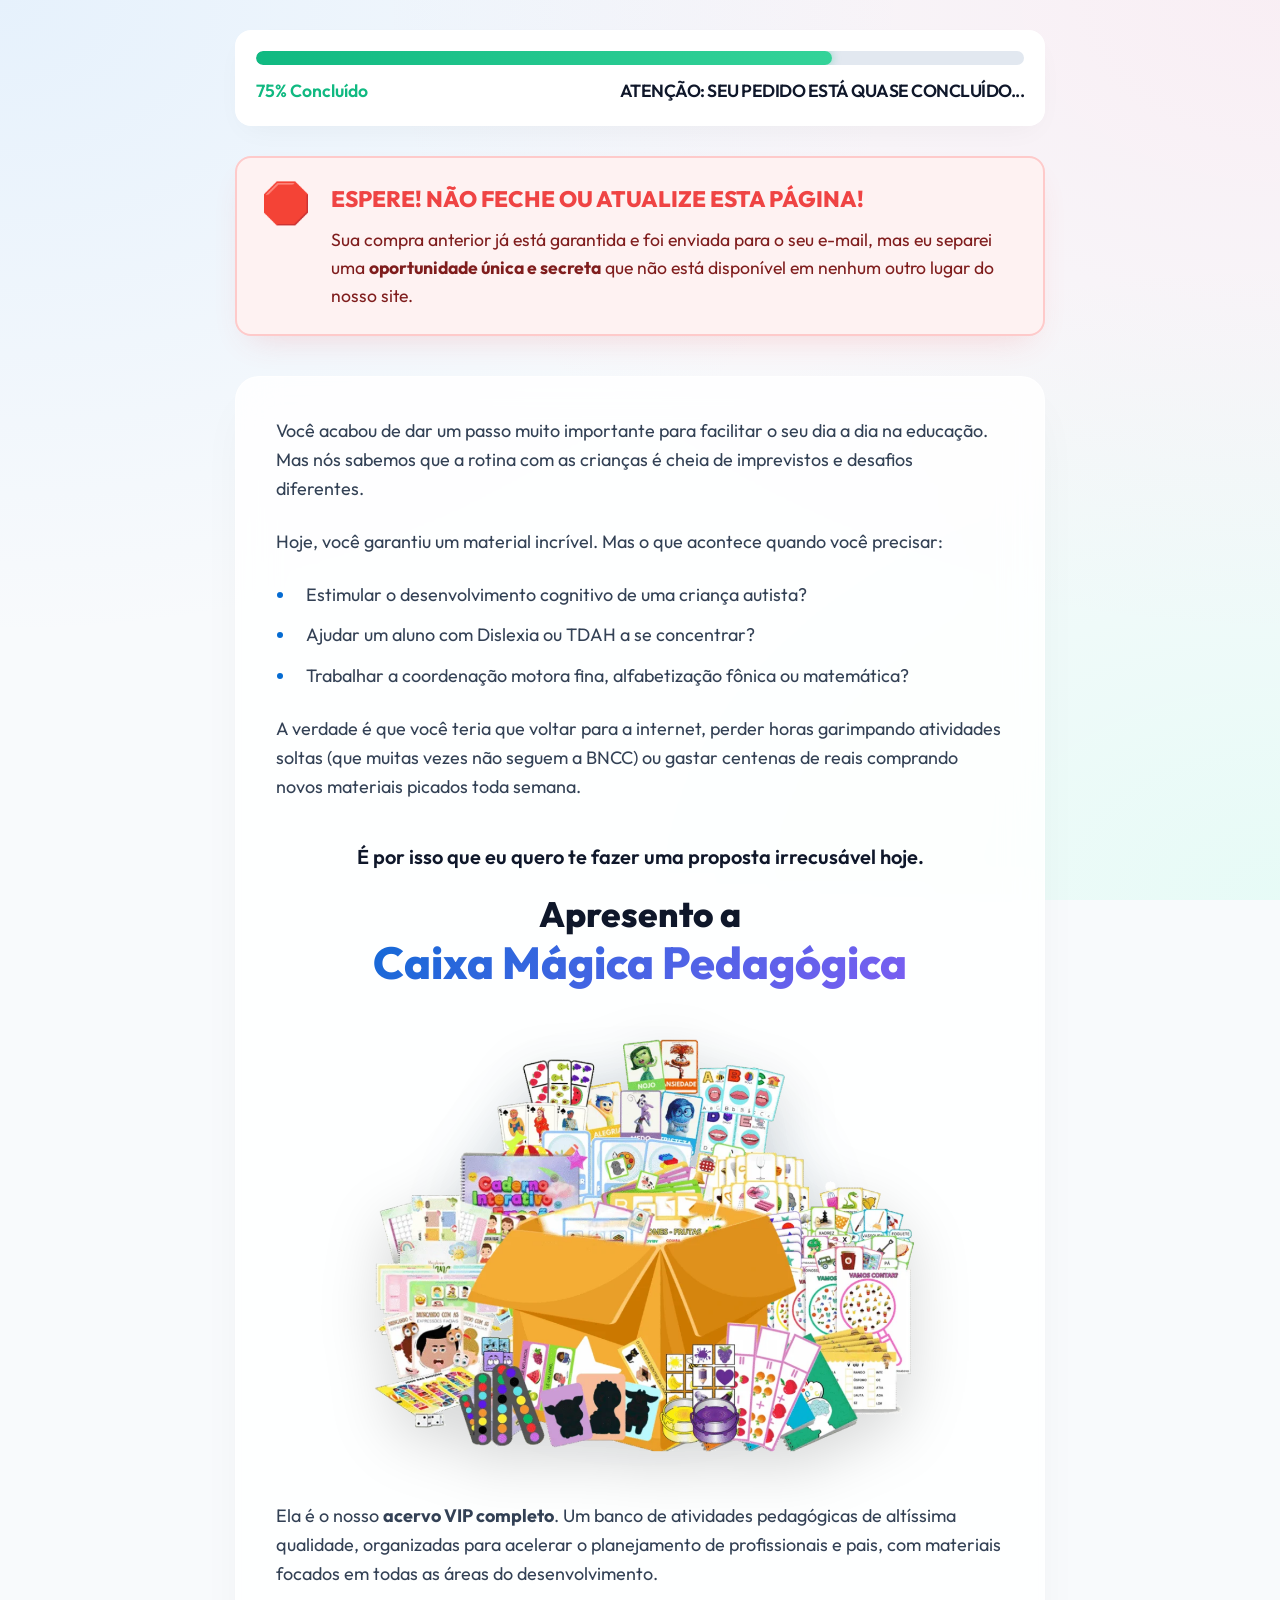
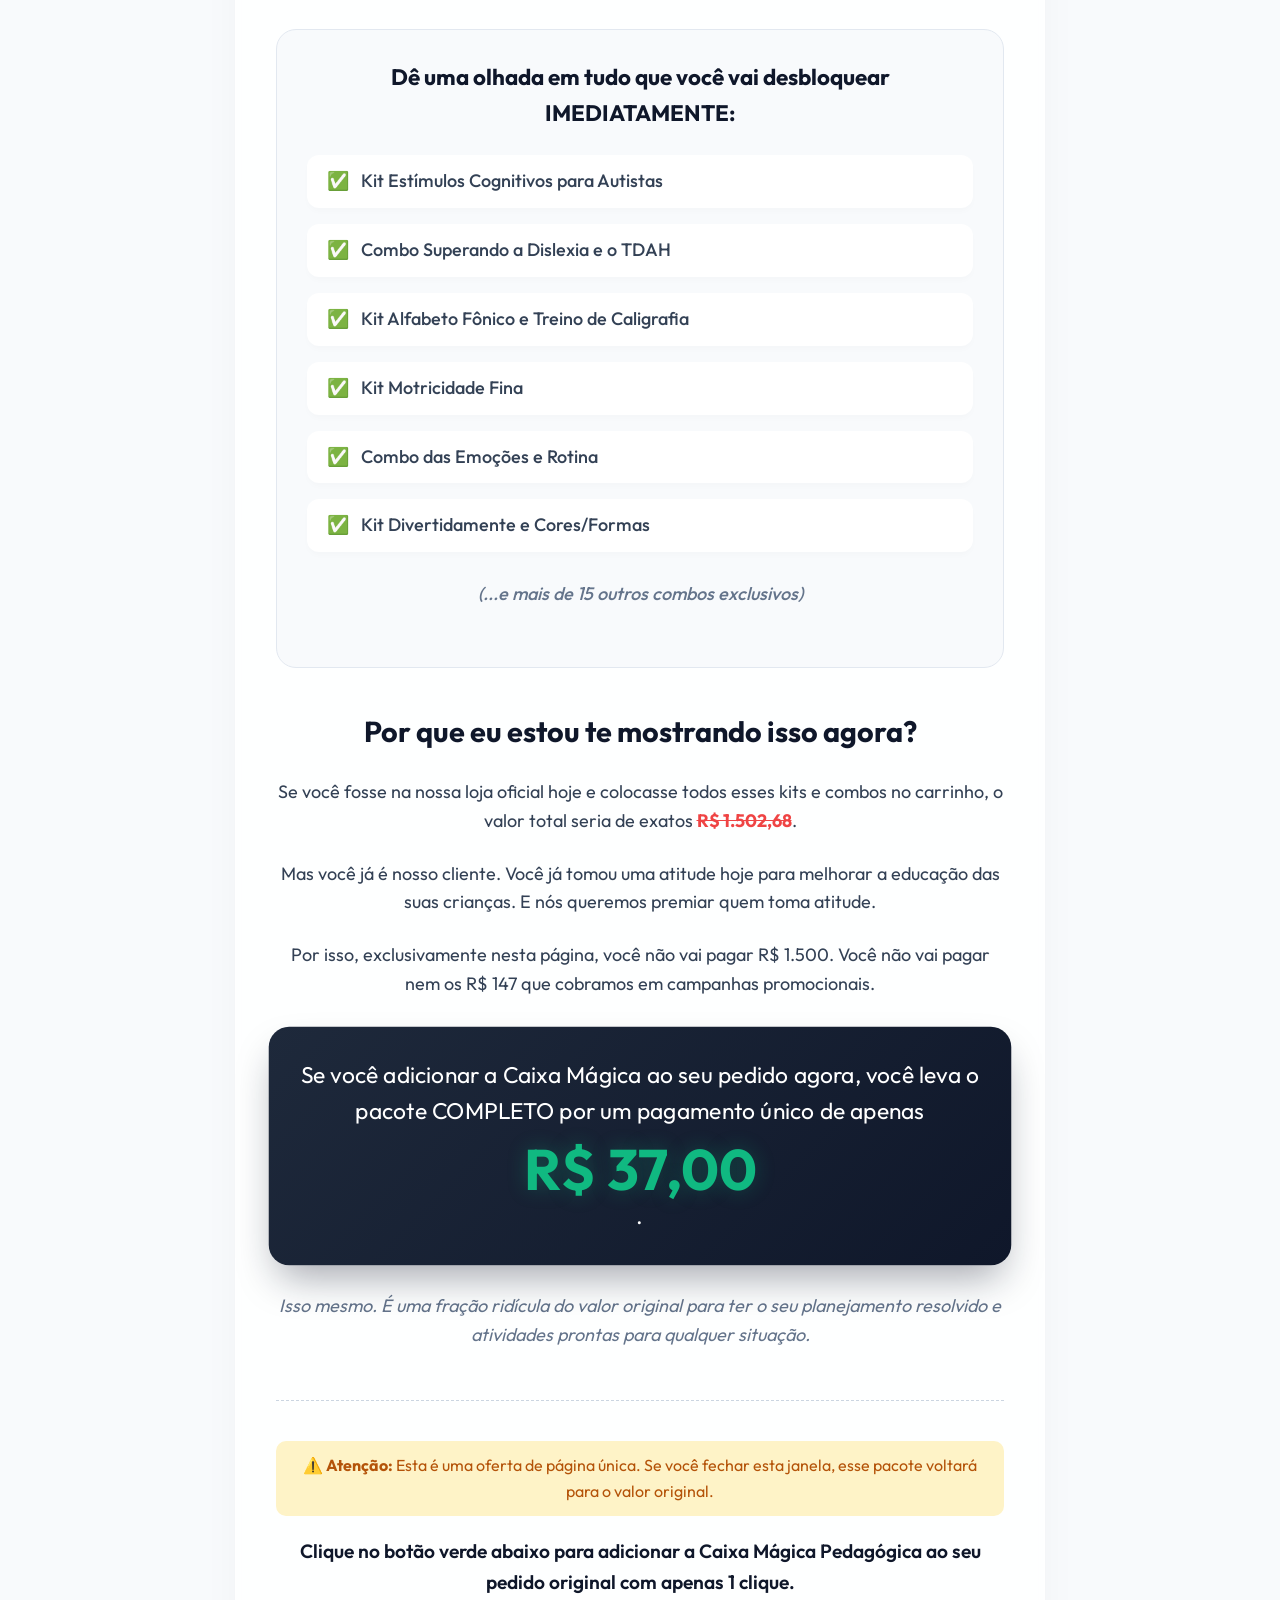
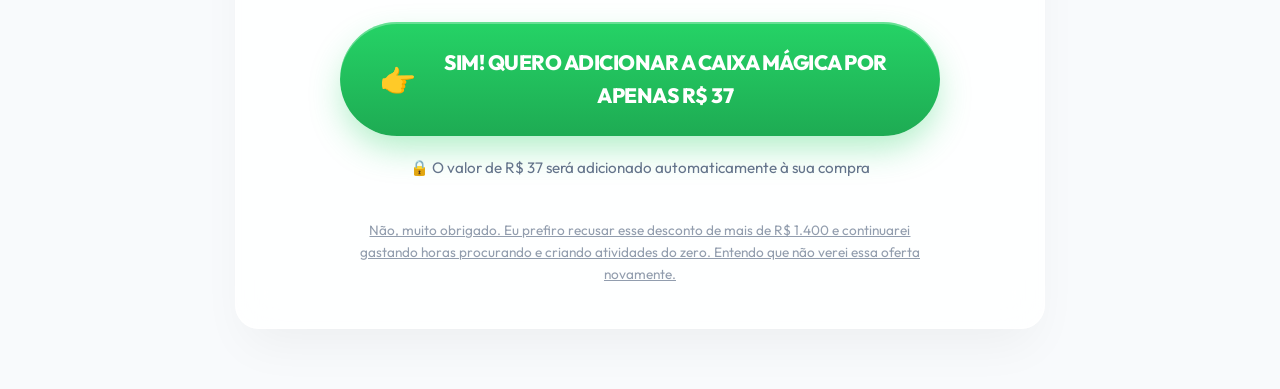
<file: index.html>
<!DOCTYPE html>
<html lang="pt-BR">
<head>
    <meta charset="UTF-8">
    <meta name="viewport" content="width=device-width, initial-scale=1.0">
    <title>Oferta Exclusiva - Caixa Mágica Pedagógica</title>
    <link rel="preconnect" href="https://fonts.googleapis.com">
    <link rel="preconnect" href="https://fonts.gstatic.com" crossorigin>
    <link href="https://fonts.googleapis.com/css2?family=Outfit:wght@300;400;500;600;700;800&display=swap" rel="stylesheet">
    <link rel="stylesheet" href="styles.css">
</head>
<body>
    <div class="page-container">
        <!-- Barra de Progresso -->
        <header class="top-bar">
            <div class="progress-container">
                <div class="progress-bar">
                    <div class="progress-fill" style="width: 75%;"></div>
                </div>
                <div class="progress-text">
                    <span class="progress-percentage">75% Concluído</span>
                    <span class="progress-message">ATENÇÃO: SEU PEDIDO ESTÁ QUASE CONCLUÍDO...</span>
                </div>
            </div>
        </header>

        <main class="main-content">
            <!-- Alerta -->
            <section class="alert-box">
                <div class="alert-icon">🛑</div>
                <div class="alert-content">
                    <h2>ESPERE! Não feche ou atualize esta página!</h2>
                    <p>Sua compra anterior já está garantida e foi enviada para o seu e-mail, mas eu separei uma <strong>oportunidade única e secreta</strong> que não está disponível em nenhum outro lugar do nosso site.</p>
                </div>
            </section>

            <!-- Corpo da Oferta -->
            <section class="sales-copy">
                <p>Você acabou de dar um passo muito importante para facilitar o seu dia a dia na educação. Mas nós sabemos que a rotina com as crianças é cheia de imprevistos e desafios diferentes.</p>
                
                <p>Hoje, você garantiu um material incrível. Mas o que acontece quando você precisar:</p>
                
                <ul class="pain-points">
                    <li>Estimular o desenvolvimento cognitivo de uma criança autista?</li>
                    <li>Ajudar um aluno com Dislexia ou TDAH a se concentrar?</li>
                    <li>Trabalhar a coordenação motora fina, alfabetização fônica ou matemática?</li>
                </ul>
                
                <p>A verdade é que você teria que voltar para a internet, perder horas garimpando atividades soltas (que muitas vezes não seguem a BNCC) ou gastar centenas de reais comprando novos materiais picados toda semana.</p>
                
                <p class="highlight-text">É por isso que eu quero te fazer uma proposta irrecusável hoje.</p>
                
                <h1 class="product-title">Apresento a <span>Caixa Mágica Pedagógica</span></h1>
                
                <!-- Mockup do Produto -->
                <div class="mockup-container">
                    <div class="glow-effect"></div>
                    <img src="assets/Mockup-Caixa-Magica-Alterado.png" alt="Mockup da Caixa Mágica Pedagógica" class="mockup-image">
                </div>
                
                <p class="product-description">Ela é o nosso <strong>acervo VIP completo</strong>. Um banco de atividades pedagógicas de altíssima qualidade, organizadas para acelerar o planejamento de profissionais e pais, com materiais focados em todas as áreas do desenvolvimento.</p>
                
                <div class="benefits-box">
                    <h3>Dê uma olhada em tudo que você vai desbloquear IMEDIATAMENTE:</h3>
                    <ul class="benefits-list">
                        <li><span class="check">✅</span> Kit Estímulos Cognitivos para Autistas</li>
                        <li><span class="check">✅</span> Combo Superando a Dislexia e o TDAH</li>
                        <li><span class="check">✅</span> Kit Alfabeto Fônico e Treino de Caligrafia</li>
                        <li><span class="check">✅</span> Kit Motricidade Fina</li>
                        <li><span class="check">✅</span> Combo das Emoções e Rotina</li>
                        <li><span class="check">✅</span> Kit Divertidamente e Cores/Formas</li>
                        <li class="more-items">(...e mais de 15 outros combos exclusivos)</li>
                    </ul>
                </div>
                
                <div class="price-reveal">
                    <h2>Por que eu estou te mostrando isso agora?</h2>
                    
                    <p>Se você fosse na nossa loja oficial hoje e colocasse todos esses kits e combos no carrinho, o valor total seria de exatos <span class="strike">R$ 1.502,68</span>.</p>
                    
                    <p>Mas você já é nosso cliente. Você já tomou uma atitude hoje para melhorar a educação das suas crianças. E nós queremos premiar quem toma atitude.</p>
                    
                    <p>Por isso, exclusivamente nesta página, você não vai pagar R$ 1.500. Você não vai pagar nem os R$ 147 que cobramos em campanhas promocionais.</p>
                    
                    <div class="final-offer">
                        <p>Se você adicionar a Caixa Mágica ao seu pedido agora, você leva o pacote COMPLETO por um pagamento único de apenas <strong>R$ 37,00</strong>.</p>
                    </div>
                    
                    <p class="fraction-text">Isso mesmo. É uma fração ridícula do valor original para ter o seu planejamento resolvido e atividades prontas para qualquer situação.</p>
                </div>

                <!-- Call to Action -->
                <div class="cta-section">
                    <p class="urgency-warning">⚠️ <strong>Atenção:</strong> Esta é uma oferta de página única. Se você fechar esta janela, esse pacote voltará para o valor original.</p>
                    
                    <p class="instruction-text">Clique no botão verde abaixo para adicionar a Caixa Mágica Pedagógica ao seu pedido original com apenas 1 clique.</p>
                    
                    <a href="#" class="cta-button pulse-animation">
                        <span class="cta-icon">👉</span>
                        <span class="cta-text">SIM! QUERO ADICIONAR A CAIXA MÁGICA POR APENAS R$ 37</span>
                    </a>
                    <p class="subtext">🔒 O valor de R$ 37 será adicionado automaticamente à sua compra</p>
                </div>
                
                <!-- Link de Recusa -->
                <div class="decline-link-container">
                    <a href="#" class="decline-link">
                        Não, muito obrigado. Eu prefiro recusar esse desconto de mais de R$ 1.400 e continuarei gastando horas procurando e criando atividades do zero. Entendo que não verei essa oferta novamente.
                    </a>
                </div>
            </section>
        </main>
    </div>
</body>
</html>
</file>
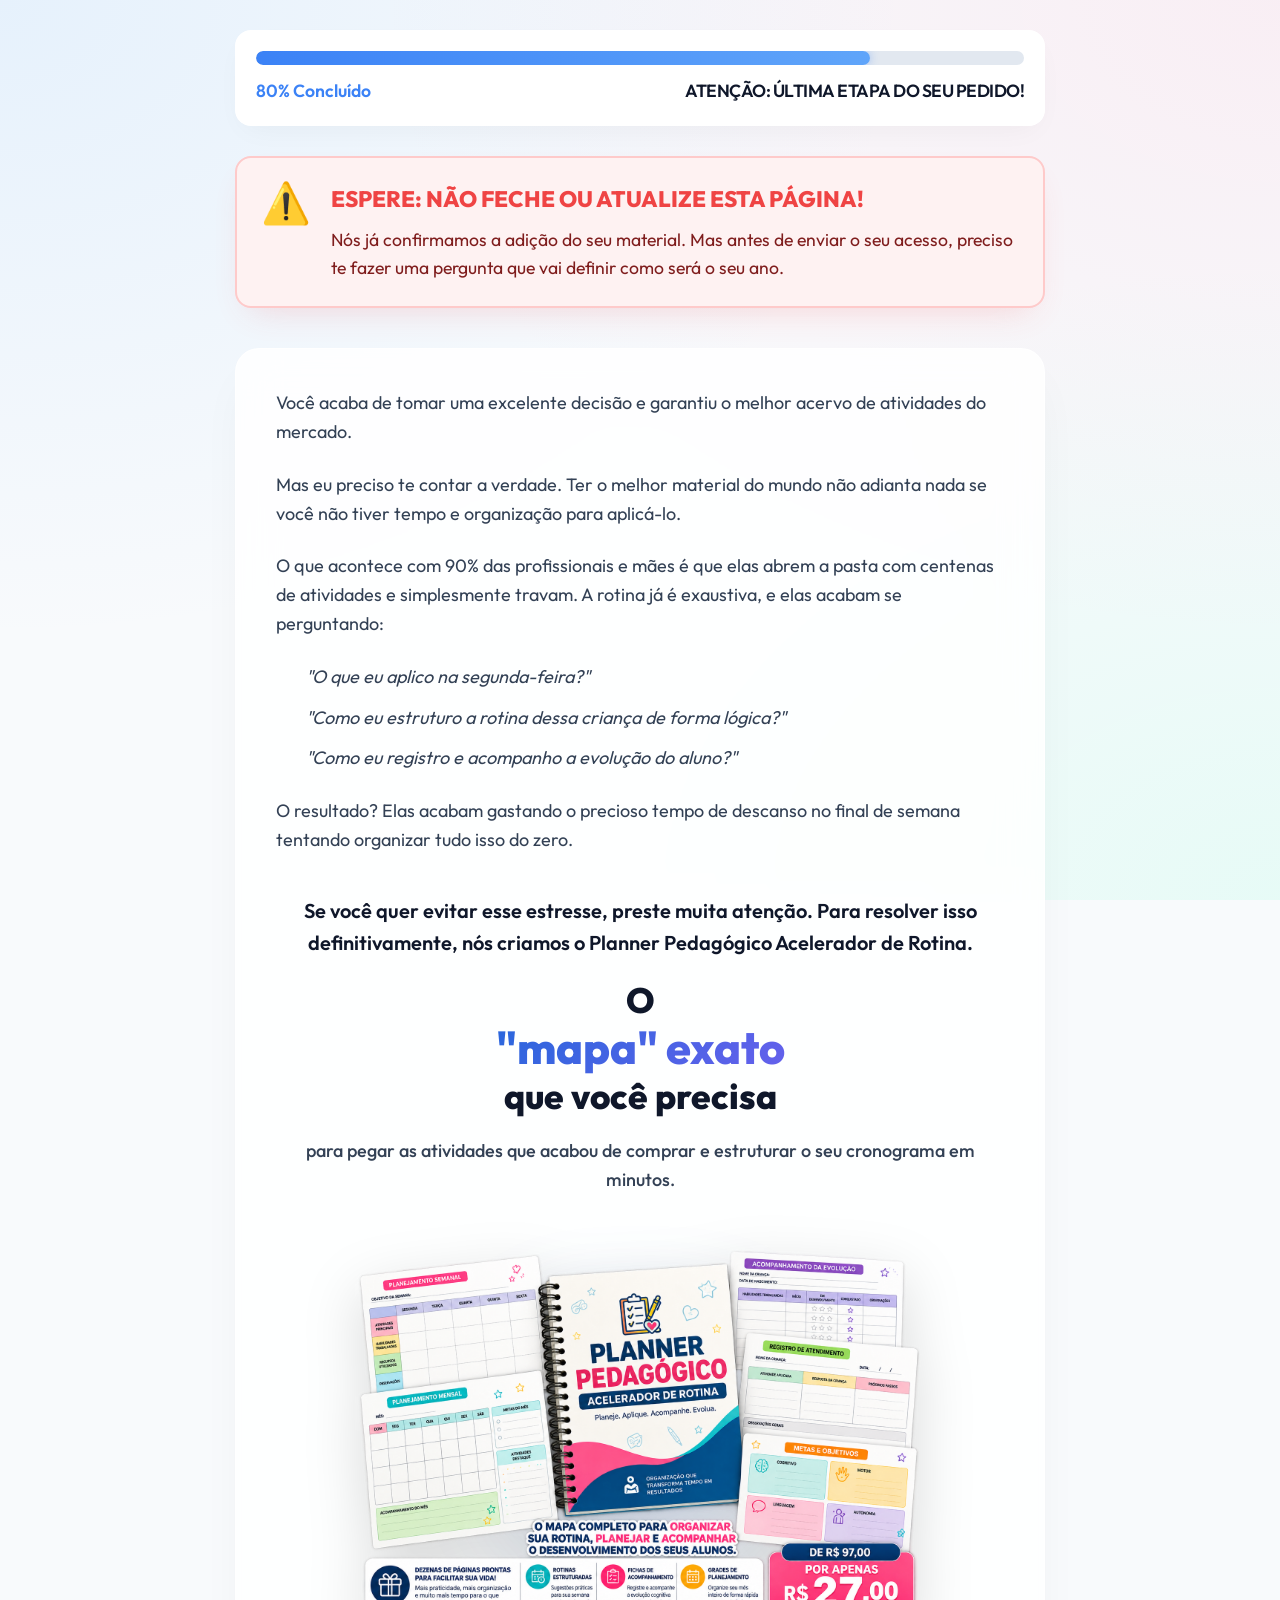
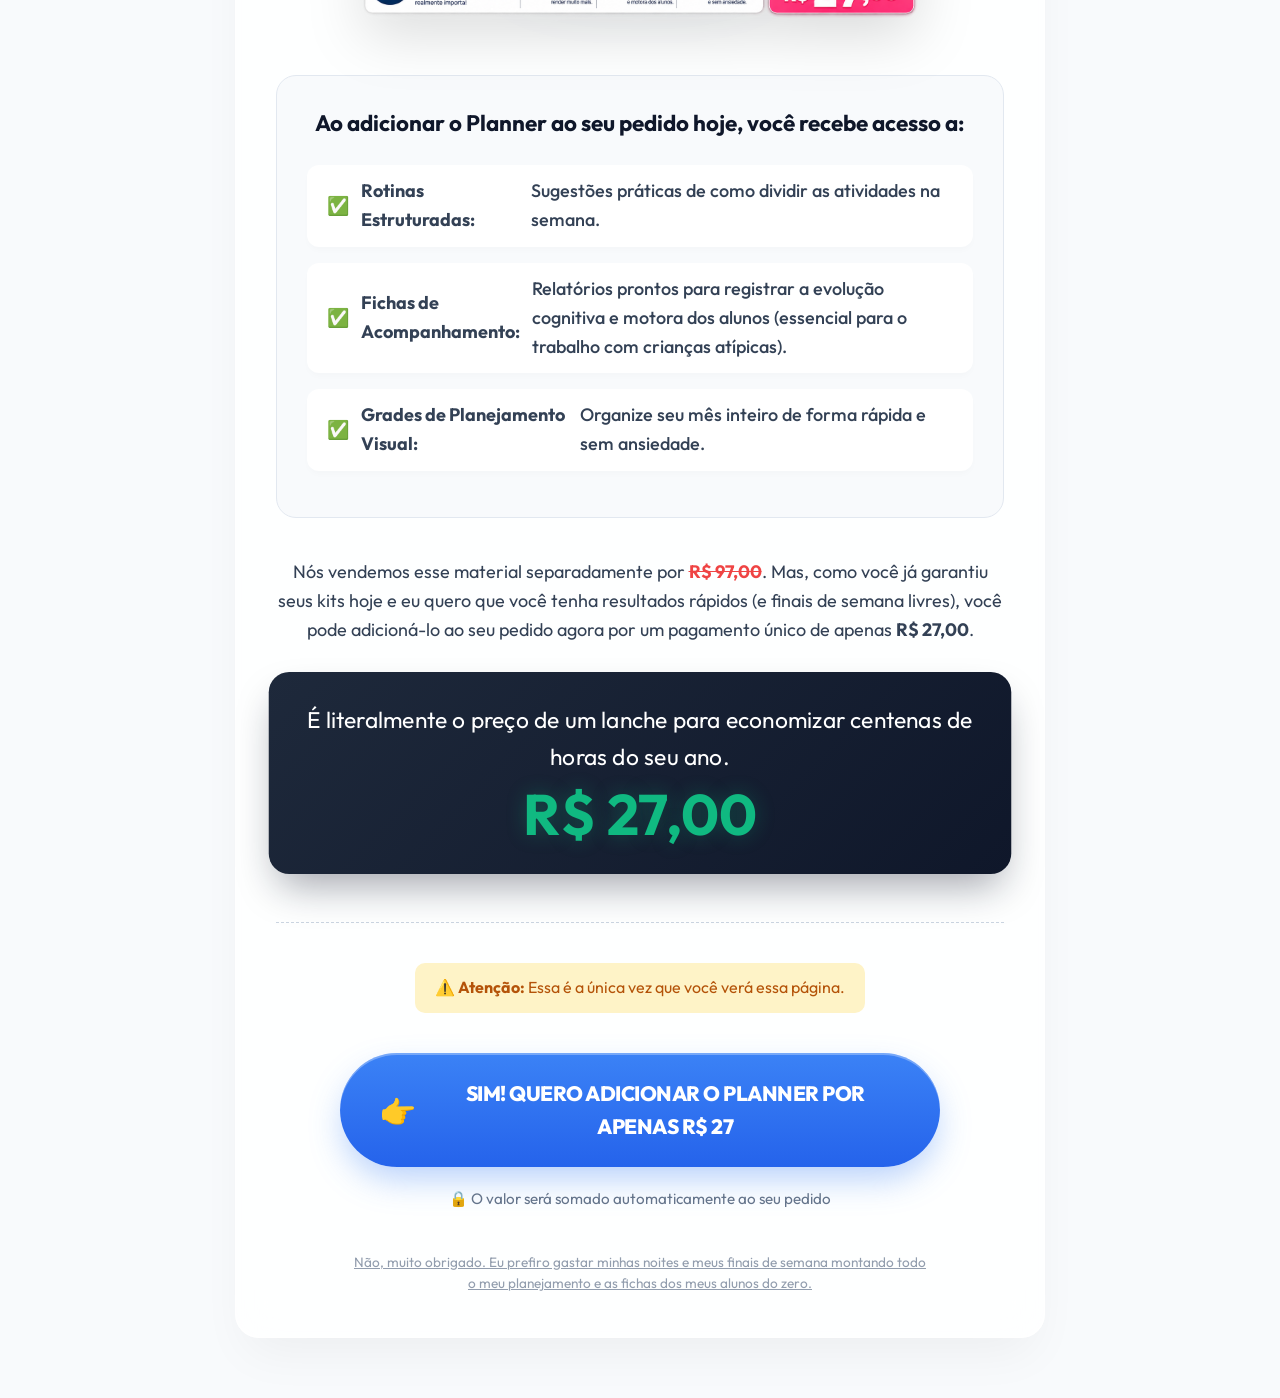
<file: upsell2.html>
<!DOCTYPE html>
<html lang="pt-BR">
<head>
    <meta charset="UTF-8">
    <meta name="viewport" content="width=device-width, initial-scale=1.0">
    <title>Última Etapa - Planner Pedagógico</title>
    <link rel="preconnect" href="https://fonts.googleapis.com">
    <link rel="preconnect" href="https://fonts.gstatic.com" crossorigin>
    <link href="https://fonts.googleapis.com/css2?family=Outfit:wght@300;400;500;600;700;800&display=swap" rel="stylesheet">
    <link rel="stylesheet" href="styles.css">
    <style>
        .progress-fill-blue {
            background: linear-gradient(90deg, #3b82f6, #60a5fa) !important;
            box-shadow: 0 0 10px rgba(59, 130, 246, 0.4) !important;
        }
        .progress-percentage-blue {
            color: #3b82f6 !important;
        }
        .cta-button.blue {
            background: linear-gradient(to bottom, #3b82f6, #2563eb);
            box-shadow: 0 15px 35px -5px rgba(59, 130, 246, 0.4), inset 0 2px 0 rgba(255,255,255,0.3);
        }
        .cta-button.blue:hover {
            box-shadow: 0 20px 40px -5px rgba(59, 130, 246, 0.5), inset 0 2px 0 rgba(255,255,255,0.3);
        }
        .pulse-animation-blue {
            animation: pulseBigBlue 2s infinite;
        }
        @keyframes pulseBigBlue {
            0% { transform: scale(1); box-shadow: 0 15px 35px -5px rgba(59, 130, 246, 0.4); }
            50% { transform: scale(1.02); box-shadow: 0 20px 45px -5px rgba(59, 130, 246, 0.6); }
            100% { transform: scale(1); box-shadow: 0 15px 35px -5px rgba(59, 130, 246, 0.4); }
        }
        .placeholder-mockup {
            width: 100%;
            max-width: 500px;
            aspect-ratio: 4/3;
            margin: 0 auto 40px;
            background: rgba(255, 255, 255, 0.5);
            border: 2px dashed #cbd5e1;
            border-radius: 20px;
            display: flex;
            align-items: center;
            justify-content: center;
            color: #64748b;
            font-size: 1.2rem;
            font-weight: 500;
            backdrop-filter: blur(10px);
            position: relative;
            z-index: 1;
        }
    </style>
</head>
<body>
    <div class="page-container">
        <!-- Barra de Progresso -->
        <header class="top-bar">
            <div class="progress-container">
                <div class="progress-bar">
                    <div class="progress-fill progress-fill-blue" style="width: 80%;"></div>
                </div>
                <div class="progress-text">
                    <span class="progress-percentage progress-percentage-blue">80% Concluído</span>
                    <span class="progress-message">ATENÇÃO: ÚLTIMA ETAPA DO SEU PEDIDO!</span>
                </div>
            </div>
        </header>

        <main class="main-content">
            <!-- Alerta -->
            <section class="alert-box">
                <div class="alert-icon">⚠️</div>
                <div class="alert-content">
                    <h2>ESPERE: Não feche ou atualize esta página!</h2>
                    <p>Nós já confirmamos a adição do seu material. Mas antes de enviar o seu acesso, preciso te fazer uma pergunta que vai definir como será o seu ano.</p>
                </div>
            </section>

            <!-- Corpo da Oferta -->
            <section class="sales-copy">
                <p>Você acaba de tomar uma excelente decisão e garantiu o melhor acervo de atividades do mercado.</p>
                
                <p>Mas eu preciso te contar a verdade. Ter o melhor material do mundo não adianta nada se você não tiver tempo e organização para aplicá-lo.</p>
                
                <p>O que acontece com 90% das profissionais e mães é que elas abrem a pasta com centenas de atividades e simplesmente travam. A rotina já é exaustiva, e elas acabam se perguntando:</p>
                
                <ul class="pain-points" style="list-style: none;">
                    <li><i>"O que eu aplico na segunda-feira?"</i></li>
                    <li><i>"Como eu estruturo a rotina dessa criança de forma lógica?"</i></li>
                    <li><i>"Como eu registro e acompanho a evolução do aluno?"</i></li>
                </ul>
                
                <p>O resultado? Elas acabam gastando o precioso tempo de descanso no final de semana tentando organizar tudo isso do zero.</p>
                
                <p class="highlight-text">Se você quer evitar esse estresse, preste muita atenção. Para resolver isso definitivamente, nós criamos o Planner Pedagógico Acelerador de Rotina.</p>
                
                <h1 class="product-title" style="margin-bottom: 20px;">O <span>"mapa" exato</span> que você precisa</h1>
                <p style="text-align: center; margin-bottom: 40px; font-weight: 500;">para pegar as atividades que acabou de comprar e estruturar o seu cronograma em minutos.</p>
                
                <!-- Mockup do Produto -->
                <div class="mockup-container">
                    <div class="glow-effect" style="background: radial-gradient(circle, rgba(59,130,246,0.2) 0%, rgba(255,255,255,0) 70%);"></div>
                    <img src="assets/mockup-planner.png" alt="Mockup do Planner Pedagógico" class="mockup-image">
                </div>
                
                <div class="benefits-box">
                    <h3>Ao adicionar o Planner ao seu pedido hoje, você recebe acesso a:</h3>
                    <ul class="benefits-list">
                        <li><span class="check">✅</span> <strong>Rotinas Estruturadas:</strong> Sugestões práticas de como dividir as atividades na semana.</li>
                        <li><span class="check">✅</span> <strong>Fichas de Acompanhamento:</strong> Relatórios prontos para registrar a evolução cognitiva e motora dos alunos (essencial para o trabalho com crianças atípicas).</li>
                        <li><span class="check">✅</span> <strong>Grades de Planejamento Visual:</strong> Organize seu mês inteiro de forma rápida e sem ansiedade.</li>
                    </ul>
                </div>
                
                <div class="price-reveal">
                    <p>Nós vendemos esse material separadamente por <span class="strike">R$ 97,00</span>. Mas, como você já garantiu seus kits hoje e eu quero que você tenha resultados rápidos (e finais de semana livres), você pode adicioná-lo ao seu pedido agora por um pagamento único de apenas <strong>R$ 27,00</strong>.</p>
                    
                    <div class="final-offer">
                        <p>É literalmente o preço de um lanche para economizar centenas de horas do seu ano.</p>
                        <strong>R$ 27,00</strong>
                    </div>
                </div>

                <!-- Call to Action -->
                <div class="cta-section">
                    <p class="urgency-warning">⚠️ <strong>Atenção:</strong> Essa é a única vez que você verá essa página.</p>
                    
                    <a href="#" class="cta-button blue pulse-animation-blue">
                        <span class="cta-icon">👉</span>
                        <span class="cta-text">SIM! QUERO ADICIONAR O PLANNER POR APENAS R$ 27</span>
                    </a>
                    <p class="subtext">🔒 O valor será somado automaticamente ao seu pedido</p>
                </div>
                
                <!-- Link de Recusa -->
                <div class="decline-link-container">
                    <a href="#" class="decline-link">
                        Não, muito obrigado. Eu prefiro gastar minhas noites e meus finais de semana montando todo o meu planejamento e as fichas dos meus alunos do zero.
                    </a>
                </div>
            </section>
        </main>
    </div>
</body>
</html>
</file>
<file: styles.css>
:root {
    --primary-color: #046bd2;
    --primary-dark: #045cb4;
    --accent-green: #25D366;
    --accent-green-dark: #1EAB53;
    --bg-color: #f8fafc;
    --card-bg: rgba(255, 255, 255, 0.85);
    --text-main: #1e293b;
    --text-muted: #64748b;
    --danger: #ef4444;
    --danger-light: #fef2f2;
}

* {
    margin: 0;
    padding: 0;
    box-sizing: border-box;
    font-family: 'Outfit', sans-serif;
}

body {
    background-color: var(--bg-color);
    background-image: 
        radial-gradient(at 0% 0%, hsla(210,100%,75%,0.15) 0px, transparent 50%),
        radial-gradient(at 100% 0%, hsla(340,100%,76%,0.1) 0px, transparent 50%),
        radial-gradient(at 100% 100%, hsla(160,100%,76%,0.15) 0px, transparent 50%);
    background-attachment: fixed;
    color: var(--text-main);
    line-height: 1.6;
    font-size: 18px;
    min-height: 100vh;
}

.page-container {
    max-width: 850px;
    margin: 0 auto;
    padding: 0 20px 60px;
}

/* Progress Bar */
.top-bar {
    padding: 30px 0;
    text-align: center;
}

.progress-container {
    background: white;
    padding: 20px;
    border-radius: 16px;
    box-shadow: 0 10px 30px -10px rgba(0,0,0,0.05);
    border: 1px solid rgba(255,255,255,0.5);
    backdrop-filter: blur(10px);
}

.progress-bar {
    height: 14px;
    background: #e2e8f0;
    border-radius: 10px;
    overflow: hidden;
    margin-bottom: 12px;
}

.progress-fill {
    height: 100%;
    background: linear-gradient(90deg, #10b981, #34d399);
    border-radius: 10px;
    transition: width 1.5s cubic-bezier(0.22, 1, 0.36, 1);
    box-shadow: 0 0 10px rgba(16, 185, 129, 0.4);
}

.progress-text {
    display: flex;
    justify-content: space-between;
    align-items: center;
    font-weight: 600;
    font-size: 1.1rem;
}

.progress-percentage {
    color: #10b981;
}

.progress-message {
    color: #0f172a;
    letter-spacing: -0.5px;
}

/* Alert Box */
.alert-box {
    background: var(--danger-light);
    border: 2px solid #fecaca;
    border-radius: 16px;
    padding: 24px;
    display: flex;
    gap: 20px;
    align-items: flex-start;
    margin-bottom: 40px;
    box-shadow: 0 15px 35px -15px rgba(239, 68, 68, 0.2);
    animation: slideDown 0.6s cubic-bezier(0.16, 1, 0.3, 1);
}

.alert-icon {
    font-size: 2.5rem;
    line-height: 1;
    animation: pulse 2s infinite;
}

.alert-content h2 {
    color: var(--danger);
    font-size: 1.4rem;
    margin-bottom: 8px;
    font-weight: 800;
    text-transform: uppercase;
}

.alert-content p {
    color: #7f1d1d;
    font-size: 1.1rem;
}

/* Sales Copy Section */
.sales-copy {
    background: var(--card-bg);
    backdrop-filter: blur(20px);
    border-radius: 24px;
    padding: 40px;
    box-shadow: 0 25px 50px -12px rgba(0,0,0,0.05);
    border: 1px solid rgba(255,255,255,0.7);
}

.sales-copy p {
    margin-bottom: 24px;
    color: #334155;
}

.pain-points {
    margin: 0 0 24px 20px;
    color: #334155;
}

.pain-points li {
    margin-bottom: 12px;
    padding-left: 10px;
}

.pain-points li::marker {
    color: var(--primary-color);
}

.highlight-text {
    font-size: 1.25rem;
    font-weight: 600;
    color: #0f172a !important;
    text-align: center;
    margin: 40px 0 20px !important;
}

.product-title {
    text-align: center;
    font-size: 2.2rem;
    font-weight: 800;
    color: #0f172a;
    line-height: 1.2;
    margin-bottom: 40px;
}

.product-title span {
    display: block;
    background: linear-gradient(135deg, var(--primary-color), #8b5cf6);
    -webkit-background-clip: text;
    -webkit-text-fill-color: transparent;
    font-size: 2.8rem;
}

/* Mockup Container */
.mockup-container {
    position: relative;
    width: 100%;
    max-width: 600px;
    margin: 0 auto 40px;
    perspective: 1000px;
}

.glow-effect {
    position: absolute;
    top: 50%;
    left: 50%;
    transform: translate(-50%, -50%);
    width: 80%;
    height: 80%;
    background: radial-gradient(circle, rgba(4,107,210,0.2) 0%, rgba(255,255,255,0) 70%);
    z-index: 0;
    filter: blur(30px);
    animation: glowPulse 4s infinite alternate;
}

.mockup-image {
    width: 100%;
    height: auto;
    display: block;
    position: relative;
    z-index: 1;
    transform: scale(0.95);
    transition: transform 0.5s cubic-bezier(0.175, 0.885, 0.32, 1.275);
    filter: drop-shadow(0 20px 30px rgba(0,0,0,0.15));
}

.mockup-container:hover .mockup-image {
    transform: scale(1) translateY(-10px);
}

/* Benefits Box */
.benefits-box {
    background: #f8fafc;
    border: 1px solid #e2e8f0;
    border-radius: 20px;
    padding: 30px;
    margin: 40px 0;
}

.benefits-box h3 {
    text-align: center;
    color: #0f172a;
    font-size: 1.4rem;
    margin-bottom: 24px;
}

.benefits-list {
    list-style: none;
}

.benefits-list li {
    display: flex;
    align-items: center;
    gap: 12px;
    margin-bottom: 16px;
    font-weight: 500;
    color: #334155;
    background: white;
    padding: 12px 20px;
    border-radius: 12px;
    box-shadow: 0 4px 6px -1px rgba(0,0,0,0.02);
    transition: transform 0.2s, box-shadow 0.2s;
}

.benefits-list li:not(.more-items):hover {
    transform: translateX(5px);
    box-shadow: 0 10px 15px -3px rgba(0,0,0,0.05);
}

.more-items {
    justify-content: center;
    color: var(--text-muted) !important;
    font-style: italic;
    background: transparent !important;
    box-shadow: none !important;
}

/* Price Reveal */
.price-reveal {
    text-align: center;
    margin: 40px 0;
}

.price-reveal h2 {
    font-size: 1.8rem;
    color: #0f172a;
    margin-bottom: 24px;
}

.strike {
    text-decoration: line-through;
    color: var(--danger);
    font-weight: 700;
}

.final-offer {
    background: linear-gradient(135deg, #1e293b, #0f172a);
    color: white;
    padding: 30px;
    border-radius: 20px;
    margin: 30px 0;
    box-shadow: 0 20px 40px -10px rgba(15, 23, 42, 0.4);
    transform: scale(1.02);
}

.final-offer p {
    color: white !important;
    font-size: 1.4rem;
    margin: 0;
}

.final-offer strong {
    display: block;
    font-size: 3.5rem;
    color: #10b981;
    line-height: 1;
    margin-top: 10px;
    text-shadow: 0 0 20px rgba(16, 185, 129, 0.3);
}

.fraction-text {
    font-style: italic;
    color: var(--text-muted) !important;
}

/* CTA Section */
.cta-section {
    text-align: center;
    margin-top: 50px;
    padding-top: 40px;
    border-top: 1px dashed #cbd5e1;
}

.urgency-warning {
    color: #b45309 !important;
    background: #fef3c7;
    padding: 12px 20px;
    border-radius: 10px;
    display: inline-block;
    font-size: 1rem;
    margin-bottom: 20px !important;
}

.instruction-text {
    font-size: 1.2rem;
    font-weight: 600;
    color: #0f172a !important;
}

.cta-button {
    display: flex;
    align-items: center;
    justify-content: center;
    gap: 15px;
    background: linear-gradient(to bottom, #25D366, #1EAB53);
    color: white;
    text-decoration: none;
    padding: 24px 40px;
    border-radius: 100px;
    font-size: 1.3rem;
    font-weight: 800;
    margin: 20px auto;
    box-shadow: 0 15px 35px -5px rgba(37, 211, 102, 0.4), inset 0 2px 0 rgba(255,255,255,0.3);
    border: none;
    cursor: pointer;
    transition: all 0.3s;
    width: 100%;
    max-width: 600px;
    text-transform: uppercase;
    letter-spacing: -0.5px;
}

.cta-icon {
    font-size: 1.8rem;
    animation: pointRight 1s infinite alternate;
}

.cta-button:hover {
    transform: translateY(-3px);
    box-shadow: 0 20px 40px -5px rgba(37, 211, 102, 0.5), inset 0 2px 0 rgba(255,255,255,0.3);
}

.subtext {
    font-size: 0.95rem;
    color: var(--text-muted) !important;
    margin-top: 10px !important;
}

/* Decline Link */
.decline-link-container {
    text-align: center;
    margin-top: 40px;
}

.decline-link {
    display: inline-block;
    color: var(--text-muted);
    font-size: 0.85rem;
    text-decoration: underline;
    opacity: 0.7;
    transition: opacity 0.2s;
    max-width: 80%;
}

.decline-link:hover {
    opacity: 1;
    color: var(--text-main);
}

/* Animations */
@keyframes pulse {
    0% { transform: scale(1); }
    50% { transform: scale(1.1); }
    100% { transform: scale(1); }
}

@keyframes glowPulse {
    0% { opacity: 0.5; transform: translate(-50%, -50%) scale(0.9); }
    100% { opacity: 1; transform: translate(-50%, -50%) scale(1.1); }
}

@keyframes slideDown {
    from { opacity: 0; transform: translateY(-20px); }
    to { opacity: 1; transform: translateY(0); }
}

@keyframes pointRight {
    from { transform: translateX(-5px); }
    to { transform: translateX(5px); }
}

.pulse-animation {
    animation: pulseBig 2s infinite;
}

@keyframes pulseBig {
    0% { transform: scale(1); box-shadow: 0 15px 35px -5px rgba(37, 211, 102, 0.4); }
    50% { transform: scale(1.02); box-shadow: 0 20px 45px -5px rgba(37, 211, 102, 0.6); }
    100% { transform: scale(1); box-shadow: 0 15px 35px -5px rgba(37, 211, 102, 0.4); }
}

/* Responsive */
@media (max-width: 768px) {
    .page-container {
        padding: 0 15px 40px;
    }
    
    .sales-copy {
        padding: 25px 20px;
    }
    
    .product-title {
        font-size: 1.8rem;
    }
    
    .product-title span {
        font-size: 2.2rem;
    }
    
    .progress-text {
        flex-direction: column;
        gap: 5px;
        font-size: 1rem;
    }
    
    .alert-box {
        flex-direction: column;
        align-items: center;
        text-align: center;
        padding: 20px;
    }
    
    .cta-button {
        padding: 18px 20px;
        font-size: 1.1rem;
    }
    
    .final-offer strong {
        font-size: 2.8rem;
    }
}
</file>
